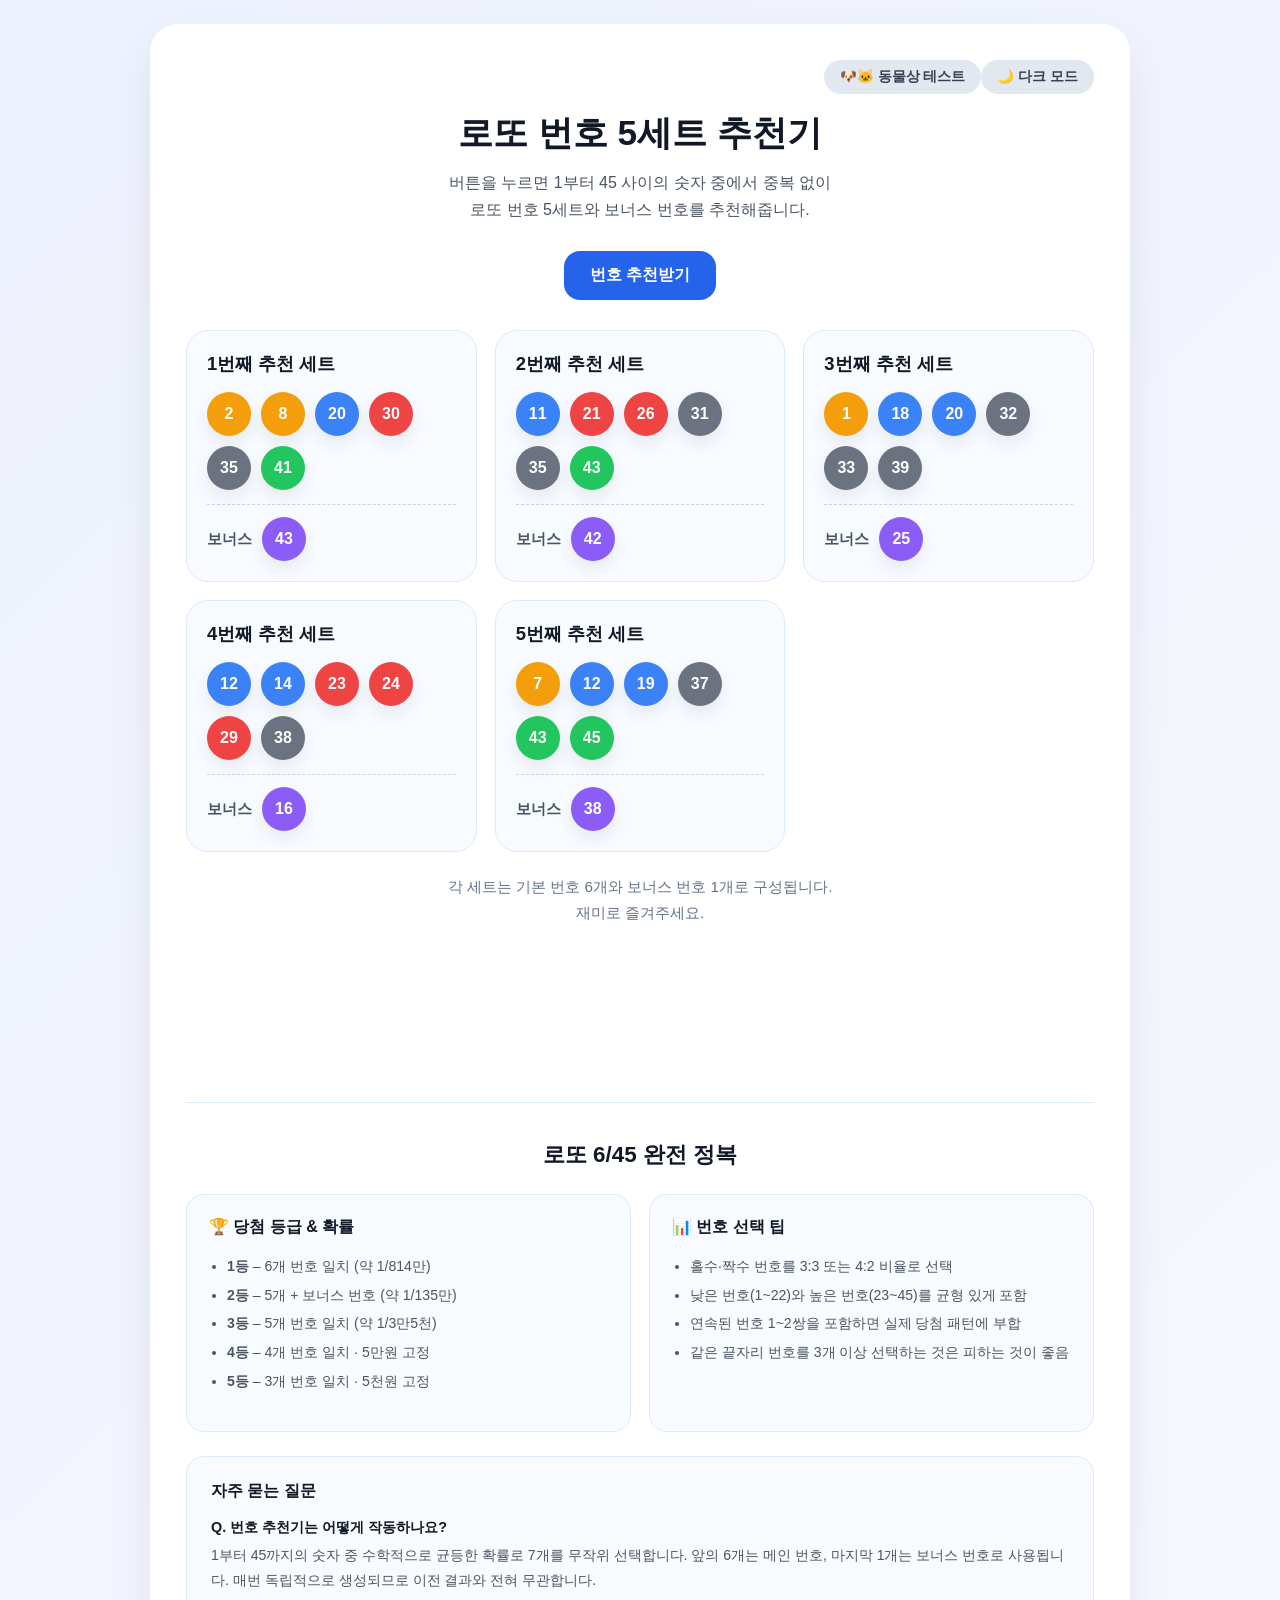
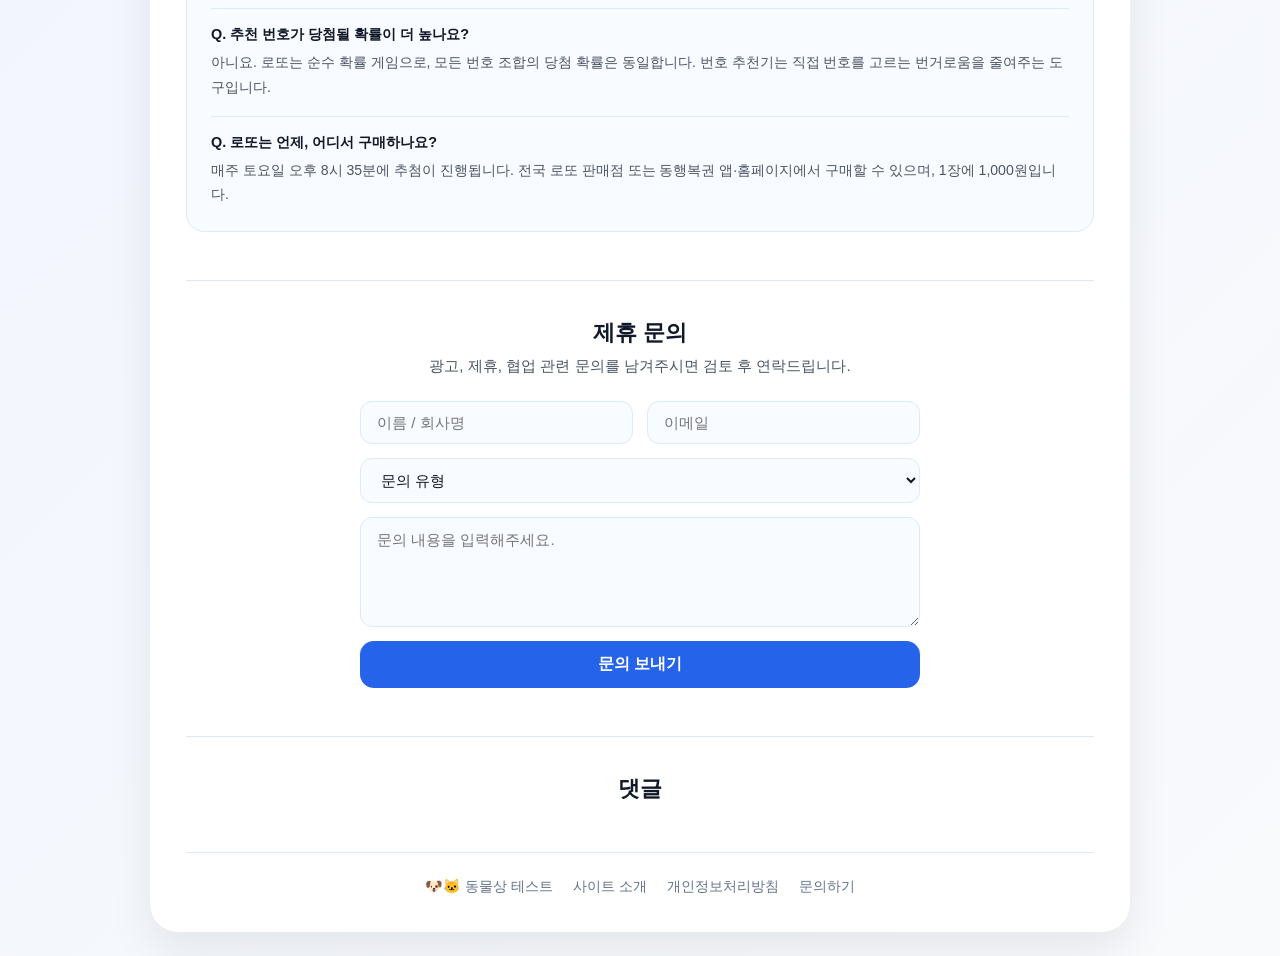
<file: index.html>
<!DOCTYPE html>
<html lang="ko" data-theme="light">
<head>
  <meta charset="UTF-8" />
  <meta name="viewport" content="width=device-width, initial-scale=1.0" />
  <meta name="google-adsense-account" content="ca-pub-1166438034048593">
  <meta name="description" content="로또 번호 5세트를 무료로 추천받으세요. 1~45 사이의 번호를 완전 랜덤으로 생성하는 로또 번호 자동 생성기입니다.">
  <meta property="og:title" content="로또 번호 추천기 - 무료 5세트 자동 생성">
  <meta property="og:description" content="버튼 하나로 로또 번호 5세트와 보너스 번호를 무료로 추천받으세요.">
  <meta property="og:type" content="website">
  <title>로또 번호 추천기 - 무료 5세트 자동 생성 | ProjectYoon</title>
  <script async src="https://pagead2.googlesyndication.com/pagead/js/adsbygoogle.js?client=ca-pub-1166438034048593" crossorigin="anonymous"></script>
  <style>
    * { box-sizing: border-box; }

    :root {
      --bg: linear-gradient(135deg, #eef2ff, #f8fafc);
      --container-bg: #ffffff;
      --text: #111827;
      --subtext: #4b5563;
      --ticket-bg: #f8fbff;
      --ticket-border: #dbeafe;
      --bonus-border: #cbd5e1;
      --bonus-label: #475569;
      --info-color: #64748b;
      --shadow: 0 18px 45px rgba(0, 0, 0, 0.08);
      --toggle-bg: #e2e8f0;
      --toggle-text: #374151;
    }

    [data-theme="dark"] {
      --bg: linear-gradient(135deg, #0f172a, #1e293b);
      --container-bg: #1e293b;
      --text: #f1f5f9;
      --subtext: #94a3b8;
      --ticket-bg: #0f172a;
      --ticket-border: #334155;
      --bonus-border: #475569;
      --bonus-label: #94a3b8;
      --info-color: #64748b;
      --shadow: 0 18px 45px rgba(0, 0, 0, 0.4);
      --toggle-bg: #334155;
      --toggle-text: #f1f5f9;
    }

    body {
      margin: 0;
      font-family: "Segoe UI", Arial, sans-serif;
      background: var(--bg);
      color: var(--text);
      min-height: 100vh;
      display: flex;
      align-items: center;
      justify-content: center;
      padding: 24px;
      transition: background 0.3s ease, color 0.3s ease;
    }

    .container {
      width: 100%;
      max-width: 980px;
      background: var(--container-bg);
      border-radius: 28px;
      box-shadow: var(--shadow);
      padding: 36px;
      transition: background 0.3s ease, box-shadow 0.3s ease;
    }

    .top-bar {
      display: flex;
      justify-content: flex-end;
      margin-bottom: 16px;
    }

    .theme-toggle {
      background: var(--toggle-bg);
      color: var(--toggle-text);
      border: none;
      border-radius: 20px;
      padding: 8px 16px;
      font-size: 0.85rem;
      font-weight: 600;
      cursor: pointer;
      transition: background 0.2s ease, color 0.2s ease, transform 0.15s ease;
    }

    .theme-toggle:hover {
      transform: translateY(-1px);
      opacity: 0.9;
    }

    .header {
      text-align: center;
      margin-bottom: 28px;
    }

    .header h1 {
      margin: 0 0 12px;
      font-size: 2.2rem;
    }

    .header p {
      margin: 0;
      color: var(--subtext);
      line-height: 1.7;
    }

    .actions {
      display: flex;
      justify-content: center;
      margin-bottom: 30px;
    }

    button {
      border: none;
      border-radius: 16px;
      padding: 14px 26px;
      font-size: 1rem;
      font-weight: 700;
      background: #2563eb;
      color: white;
      cursor: pointer;
      transition: transform 0.15s ease, opacity 0.15s ease;
    }

    button:hover {
      transform: translateY(-2px);
      opacity: 0.95;
    }

    .result-grid {
      display: grid;
      grid-template-columns: repeat(auto-fit, minmax(280px, 1fr));
      gap: 18px;
    }

    .ticket {
      background: var(--ticket-bg);
      border: 1px solid var(--ticket-border);
      border-radius: 22px;
      padding: 20px;
      transition: background 0.3s ease, border-color 0.3s ease;
    }

    .ticket h2 {
      margin: 0 0 16px;
      font-size: 1.15rem;
    }

    .numbers {
      display: flex;
      flex-wrap: wrap;
      gap: 10px;
      margin-bottom: 14px;
    }

    .ball {
      width: 44px;
      height: 44px;
      border-radius: 50%;
      display: flex;
      align-items: center;
      justify-content: center;
      font-weight: 700;
      color: white;
      box-shadow: 0 8px 18px rgba(0, 0, 0, 0.08);
    }

    .bonus-wrap {
      display: flex;
      align-items: center;
      gap: 10px;
      margin-top: 6px;
      padding-top: 12px;
      border-top: 1px dashed var(--bonus-border);
    }

    .bonus-label {
      font-size: 0.95rem;
      font-weight: 700;
      color: var(--bonus-label);
    }

    .info {
      text-align: center;
      color: var(--info-color);
      margin-top: 22px;
      line-height: 1.7;
      font-size: 0.95rem;
    }

    .yellow { background: #f59e0b; }
    .blue { background: #3b82f6; }
    .red { background: #ef4444; }
    .gray { background: #6b7280; }
    .green { background: #22c55e; }
    .purple { background: #8b5cf6; }

    .contact-section {
      margin-top: 48px;
      border-top: 1px solid var(--ticket-border);
      padding-top: 36px;
    }

    .contact-section h2 {
      text-align: center;
      font-size: 1.4rem;
      margin: 0 0 8px;
    }

    .contact-section p {
      text-align: center;
      color: var(--subtext);
      margin: 0 0 24px;
      font-size: 0.95rem;
    }

    .contact-form {
      display: flex;
      flex-direction: column;
      gap: 14px;
      max-width: 560px;
      margin: 0 auto;
    }

    .form-row {
      display: grid;
      grid-template-columns: 1fr 1fr;
      gap: 14px;
    }

    .contact-form input,
    .contact-form select,
    .contact-form textarea {
      width: 100%;
      padding: 12px 16px;
      border: 1px solid var(--ticket-border);
      border-radius: 12px;
      background: var(--ticket-bg);
      color: var(--text);
      font-size: 0.95rem;
      font-family: inherit;
      transition: border-color 0.2s ease, background 0.3s ease;
      outline: none;
    }

    .contact-form input:focus,
    .contact-form select:focus,
    .contact-form textarea:focus {
      border-color: #2563eb;
    }

    .contact-form textarea {
      resize: vertical;
      min-height: 110px;
    }

    .submit-btn {
      background: #2563eb;
      color: white;
      border: none;
      border-radius: 14px;
      padding: 13px;
      font-size: 1rem;
      font-weight: 700;
      cursor: pointer;
      transition: transform 0.15s ease, opacity 0.15s ease;
    }

    .submit-btn:hover {
      transform: translateY(-2px);
      opacity: 0.92;
    }

    .form-success {
      display: none;
      text-align: center;
      color: #22c55e;
      font-weight: 700;
      font-size: 1rem;
      padding: 16px;
    }

    .disqus-section {
      margin-top: 48px;
      border-top: 1px solid var(--ticket-border);
      padding-top: 36px;
    }

    .disqus-section h2 {
      text-align: center;
      font-size: 1.4rem;
      margin: 0 0 24px;
    }

    .ad-wrap {
      margin: 28px 0;
      text-align: center;
      min-height: 100px;
    }

    .content-section {
      margin-top: 48px;
      border-top: 1px solid var(--ticket-border);
      padding-top: 36px;
    }

    .section-title {
      font-size: 1.4rem;
      font-weight: 800;
      margin: 0 0 24px;
      text-align: center;
    }

    .info-grid {
      display: grid;
      grid-template-columns: 1fr 1fr;
      gap: 18px;
      margin-bottom: 24px;
    }

    .info-card {
      background: var(--ticket-bg);
      border: 1px solid var(--ticket-border);
      border-radius: 18px;
      padding: 22px;
    }

    .info-card h3 {
      font-size: 1rem;
      font-weight: 700;
      margin: 0 0 12px;
    }

    .info-card ul { padding-left: 18px; }

    .info-card li {
      font-size: 0.88rem;
      color: var(--subtext);
      line-height: 1.75;
      margin-bottom: 4px;
    }

    .info-card p {
      font-size: 0.88rem;
      color: var(--subtext);
      line-height: 1.75;
      margin: 0;
    }

    .faq-list {
      background: var(--ticket-bg);
      border: 1px solid var(--ticket-border);
      border-radius: 18px;
      padding: 24px;
    }

    .faq-list h3 {
      font-size: 1rem;
      font-weight: 700;
      margin: 0 0 16px;
    }

    .faq-item {
      margin-bottom: 16px;
      padding-bottom: 16px;
      border-bottom: 1px solid var(--ticket-border);
    }

    .faq-item:last-child {
      margin-bottom: 0;
      padding-bottom: 0;
      border-bottom: none;
    }

    .faq-item strong {
      display: block;
      font-size: 0.9rem;
      margin-bottom: 6px;
    }

    .faq-item p {
      font-size: 0.88rem;
      color: var(--subtext);
      line-height: 1.75;
      margin: 0;
    }

    .site-footer {
      margin-top: 48px;
      padding-top: 24px;
      border-top: 1px solid var(--ticket-border);
      display: flex;
      justify-content: center;
      flex-wrap: wrap;
      gap: 20px;
    }

    .site-footer a {
      color: var(--info-color);
      text-decoration: none;
      font-size: 0.88rem;
      transition: color 0.2s;
    }

    .site-footer a:hover { color: #2563eb; }

    @media (max-width: 640px) {
      .container {
        padding: 24px;
      }

      .header h1 {
        font-size: 1.8rem;
      }

      .ball {
        width: 40px;
        height: 40px;
      }

      .form-row {
        grid-template-columns: 1fr;
      }

      .info-grid {
        grid-template-columns: 1fr;
      }
    }
  </style>
</head>
<body>
  <div class="container">
    <div class="top-bar">
      <a href="animal.html" style="text-decoration:none;">
        <button class="theme-toggle">🐶🐱 동물상 테스트</button>
      </a>
      <button class="theme-toggle" id="themeBtn" onclick="toggleTheme()">🌙 다크 모드</button>
    </div>

    <div class="header">
      <h1>로또 번호 5세트 추천기</h1>
      <p>
        버튼을 누르면 1부터 45 사이의 숫자 중에서 중복 없이<br />
        로또 번호 5세트와 보너스 번호를 추천해줍니다.
      </p>
    </div>

    <div class="actions">
      <button onclick="generateLottoSets()">번호 추천받기</button>
    </div>

    <div id="result" class="result-grid"></div>

    <div class="info">
      각 세트는 기본 번호 6개와 보너스 번호 1개로 구성됩니다.<br />
      재미로 즐겨주세요.
    </div>

    <!-- 광고 단위: AdSense 대시보드에서 광고 단위 생성 후 data-ad-slot 값을 입력하세요 -->
    <div class="ad-wrap">
      <ins class="adsbygoogle"
           style="display:block"
           data-ad-client="ca-pub-1166438034048593"
           data-ad-slot="8358790211"
           data-ad-format="auto"
           data-full-width-responsive="true"></ins>
      <script>(adsbygoogle = window.adsbygoogle || []).push({});</script>
    </div>

    <section class="content-section">
      <h2 class="section-title">로또 6/45 완전 정복</h2>
      <div class="info-grid">
        <div class="info-card">
          <h3>🏆 당첨 등급 &amp; 확률</h3>
          <ul>
            <li><strong>1등</strong> – 6개 번호 일치 (약 1/814만)</li>
            <li><strong>2등</strong> – 5개 + 보너스 번호 (약 1/135만)</li>
            <li><strong>3등</strong> – 5개 번호 일치 (약 1/3만5천)</li>
            <li><strong>4등</strong> – 4개 번호 일치 · 5만원 고정</li>
            <li><strong>5등</strong> – 3개 번호 일치 · 5천원 고정</li>
          </ul>
        </div>
        <div class="info-card">
          <h3>📊 번호 선택 팁</h3>
          <ul>
            <li>홀수·짝수 번호를 3:3 또는 4:2 비율로 선택</li>
            <li>낮은 번호(1~22)와 높은 번호(23~45)를 균형 있게 포함</li>
            <li>연속된 번호 1~2쌍을 포함하면 실제 당첨 패턴에 부합</li>
            <li>같은 끝자리 번호를 3개 이상 선택하는 것은 피하는 것이 좋음</li>
          </ul>
        </div>
      </div>
      <div class="faq-list">
        <h3>자주 묻는 질문</h3>
        <div class="faq-item">
          <strong>Q. 번호 추천기는 어떻게 작동하나요?</strong>
          <p>1부터 45까지의 숫자 중 수학적으로 균등한 확률로 7개를 무작위 선택합니다. 앞의 6개는 메인 번호, 마지막 1개는 보너스 번호로 사용됩니다. 매번 독립적으로 생성되므로 이전 결과와 전혀 무관합니다.</p>
        </div>
        <div class="faq-item">
          <strong>Q. 추천 번호가 당첨될 확률이 더 높나요?</strong>
          <p>아니요. 로또는 순수 확률 게임으로, 모든 번호 조합의 당첨 확률은 동일합니다. 번호 추천기는 직접 번호를 고르는 번거로움을 줄여주는 도구입니다.</p>
        </div>
        <div class="faq-item">
          <strong>Q. 로또는 언제, 어디서 구매하나요?</strong>
          <p>매주 토요일 오후 8시 35분에 추첨이 진행됩니다. 전국 로또 판매점 또는 동행복권 앱·홈페이지에서 구매할 수 있으며, 1장에 1,000원입니다.</p>
        </div>
      </div>
    </section>

    <div class="contact-section">
      <h2>제휴 문의</h2>
      <p>광고, 제휴, 협업 관련 문의를 남겨주시면 검토 후 연락드립니다.</p>
      <form class="contact-form" id="contactForm" action="https://formspree.io/f/xnjlvpqn" method="POST">
        <div class="form-row">
          <input type="text" name="name" placeholder="이름 / 회사명" required />
          <input type="email" name="email" placeholder="이메일" required />
        </div>
        <select name="type" required>
          <option value="" disabled selected>문의 유형</option>
          <option value="광고">광고</option>
          <option value="제휴">제휴</option>
          <option value="협업">협업</option>
          <option value="기타">기타</option>
        </select>
        <textarea name="message" placeholder="문의 내용을 입력해주세요." required></textarea>
        <button type="submit" class="submit-btn">문의 보내기</button>
      </form>
      <div class="form-success" id="formSuccess">문의가 접수되었습니다. 감사합니다!</div>
    </div>

    <div class="disqus-section">
      <h2>댓글</h2>
      <div id="disqus_thread"></div>
    </div>

    <footer class="site-footer">
      <a href="animal.html">🐶🐱 동물상 테스트</a>
      <a href="about.html">사이트 소개</a>
      <a href="privacy.html">개인정보처리방침</a>
      <a href="mailto:yuneunmi814@gmail.com">문의하기</a>
    </footer>
  </div>

  <script>
    function getBallColor(num) {
      if (num <= 10) return 'yellow';
      if (num <= 20) return 'blue';
      if (num <= 30) return 'red';
      if (num <= 40) return 'gray';
      return 'green';
    }

    function generateSingleSet() {
      const numbers = [];

      while (numbers.length < 7) {
        const randomNum = Math.floor(Math.random() * 45) + 1;
        if (!numbers.includes(randomNum)) {
          numbers.push(randomNum);
        }
      }

      const mainNumbers = numbers.slice(0, 6).sort((a, b) => a - b);
      const bonusNumber = numbers[6];

      return { mainNumbers, bonusNumber };
    }

    function generateLottoSets() {
      const result = document.getElementById('result');
      let html = '';

      for (let i = 1; i <= 5; i++) {
        const { mainNumbers, bonusNumber } = generateSingleSet();

        html += `
          <div class="ticket">
            <h2>${i}번째 추천 세트</h2>
            <div class="numbers">
              ${mainNumbers
                .map(num => `<div class="ball ${getBallColor(num)}">${num}</div>`)
                .join('')}
            </div>
            <div class="bonus-wrap">
              <span class="bonus-label">보너스</span>
              <div class="ball purple">${bonusNumber}</div>
            </div>
          </div>
        `;
      }

      result.innerHTML = html;
    }

    window.onload = generateLottoSets;

    document.getElementById('contactForm').addEventListener('submit', async function(e) {
      e.preventDefault();
      const form = e.target;
      const data = new FormData(form);
      const res = await fetch(form.action, { method: 'POST', body: data, headers: { Accept: 'application/json' } });
      if (res.ok) {
        form.style.display = 'none';
        document.getElementById('formSuccess').style.display = 'block';
      }
    });

    function toggleTheme() {
      const html = document.documentElement;
      const btn = document.getElementById('themeBtn');
      if (html.getAttribute('data-theme') === 'light') {
        html.setAttribute('data-theme', 'dark');
        btn.textContent = '☀️ 화이트 모드';
      } else {
        html.setAttribute('data-theme', 'light');
        btn.textContent = '🌙 다크 모드';
      }
    }
  </script>
  <script>
    var disqus_config = function () {
      this.page.url = 'https://yuneunmi814-cmyk.github.io/amyproject1/';
      this.page.identifier = 'amyproject1-main';
    };
    (function() {
      var d = document, s = d.createElement('script');
      s.src = 'https://amyproject1.disqus.com/embed.js';
      s.setAttribute('data-timestamp', +new Date());
      (d.head || d.body).appendChild(s);
    })();
  </script>
  <noscript>Please enable JavaScript to view the <a href="https://disqus.com/?ref_noscript">comments powered by Disqus.</a></noscript>
</body>
</html>
</file>
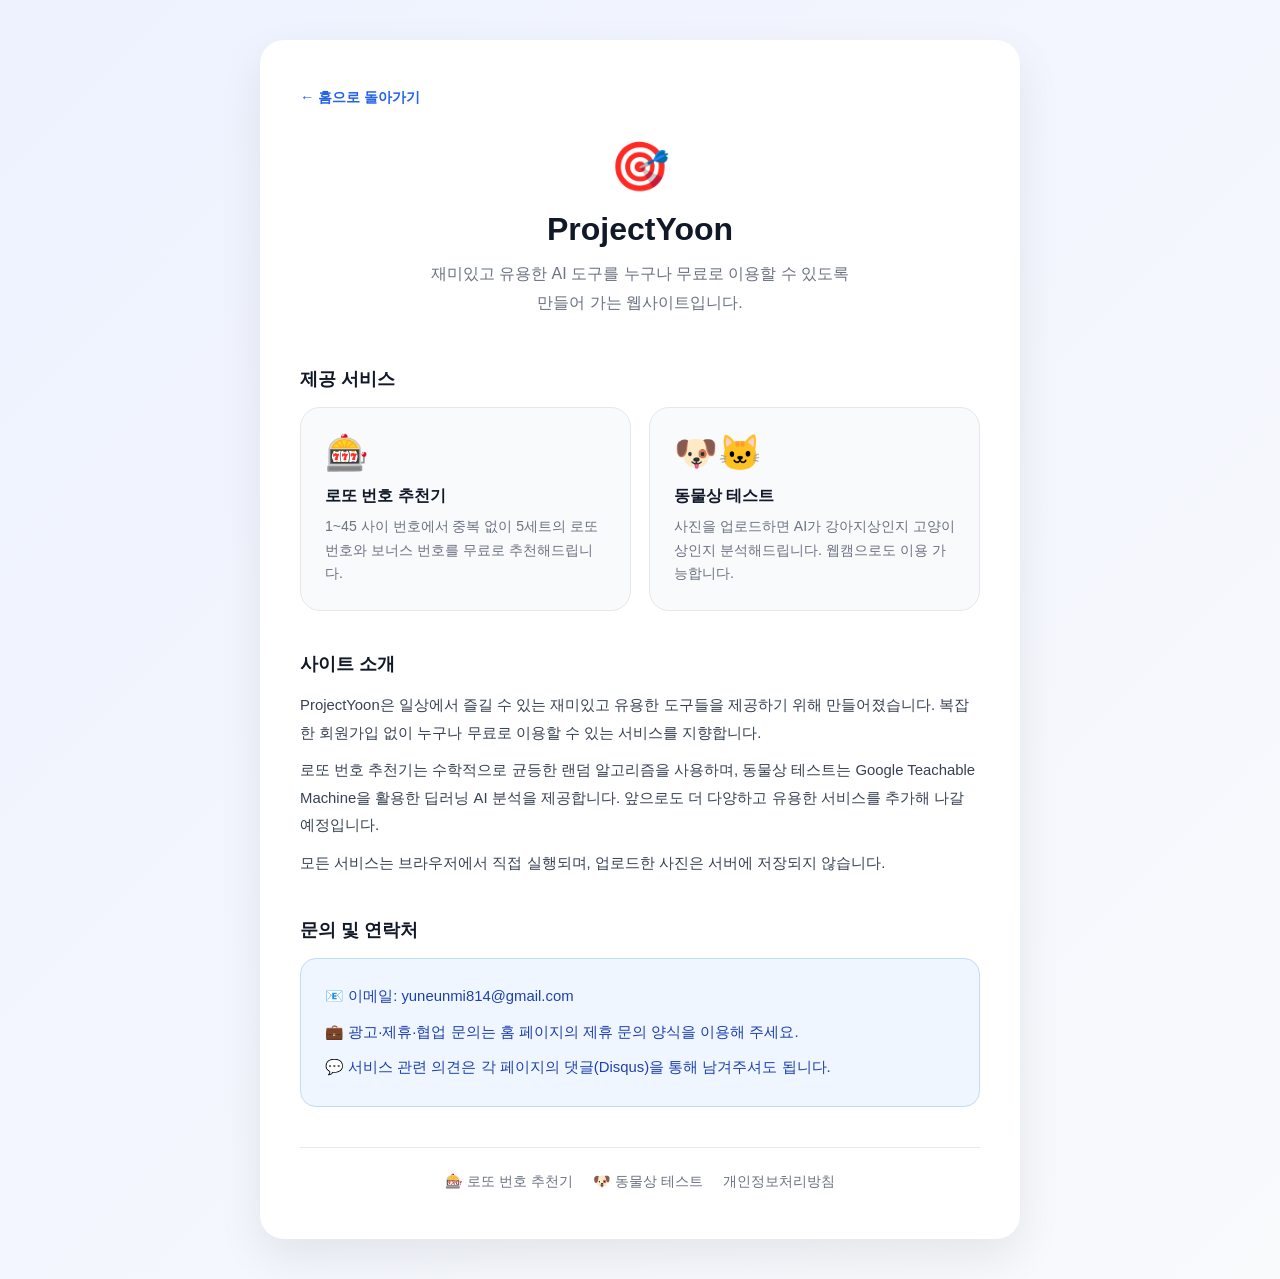
<file: about.html>
<!DOCTYPE html>
<html lang="ko">
<head>
  <meta charset="UTF-8" />
  <meta name="viewport" content="width=device-width, initial-scale=1.0" />
  <meta name="google-adsense-account" content="ca-pub-1166438034048593">
  <meta name="description" content="ProjectYoon - 재미있고 유용한 AI 도구를 무료로 제공하는 웹사이트입니다. 로또 번호 추천기, 동물상 테스트를 즐겨보세요.">
  <title>사이트 소개 - ProjectYoon</title>
  <script async src="https://pagead2.googlesyndication.com/pagead/js/adsbygoogle.js?client=ca-pub-1166438034048593" crossorigin="anonymous"></script>
  <style>
    * { box-sizing: border-box; margin: 0; padding: 0; }
    body {
      font-family: "Segoe UI", Arial, sans-serif;
      background: linear-gradient(135deg, #eef2ff, #f8fafc);
      color: #111827;
      min-height: 100vh;
      padding: 40px 24px;
    }
    .container {
      max-width: 760px;
      margin: 0 auto;
      background: #fff;
      border-radius: 24px;
      box-shadow: 0 18px 45px rgba(0,0,0,0.08);
      padding: 48px 40px;
    }
    .back-link {
      display: inline-block;
      margin-bottom: 32px;
      color: #2563eb;
      text-decoration: none;
      font-weight: 600;
      font-size: 0.9rem;
    }
    .back-link:hover { text-decoration: underline; }
    .hero {
      text-align: center;
      margin-bottom: 48px;
    }
    .hero .logo { font-size: 3rem; margin-bottom: 16px; }
    .hero h1 { font-size: 2rem; font-weight: 800; margin-bottom: 12px; }
    .hero p { color: #6b7280; line-height: 1.8; font-size: 1rem; }
    .section { margin-bottom: 40px; }
    .section h2 { font-size: 1.15rem; font-weight: 700; margin-bottom: 16px; color: #111827; }
    .section p { color: #374151; line-height: 1.85; font-size: 0.93rem; margin-bottom: 10px; }
    .tools-grid {
      display: grid;
      grid-template-columns: 1fr 1fr;
      gap: 18px;
      margin-bottom: 8px;
    }
    .tool-card {
      background: #f8fafc;
      border: 1.5px solid #e5e7eb;
      border-radius: 20px;
      padding: 24px;
      text-decoration: none;
      color: inherit;
      transition: border-color 0.2s, transform 0.15s;
      display: block;
    }
    .tool-card:hover { border-color: #2563eb; transform: translateY(-3px); }
    .tool-card .icon { font-size: 2.2rem; margin-bottom: 12px; }
    .tool-card h3 { font-size: 1rem; font-weight: 700; margin-bottom: 8px; }
    .tool-card p { color: #6b7280; font-size: 0.88rem; line-height: 1.7; margin: 0; }
    .contact-box {
      background: #eff6ff;
      border: 1.5px solid #bfdbfe;
      border-radius: 16px;
      padding: 24px;
    }
    .contact-box p { color: #1e40af; font-size: 0.93rem; margin-bottom: 8px; }
    .contact-box p:last-child { margin-bottom: 0; }
    .site-footer {
      margin-top: 40px;
      padding-top: 24px;
      border-top: 1px solid #e5e7eb;
      display: flex;
      justify-content: center;
      flex-wrap: wrap;
      gap: 20px;
    }
    .site-footer a { color: #6b7280; text-decoration: none; font-size: 0.88rem; }
    .site-footer a:hover { color: #2563eb; }
    @media (max-width: 600px) {
      .container { padding: 32px 20px; }
      .tools-grid { grid-template-columns: 1fr; }
      .hero h1 { font-size: 1.6rem; }
    }
  </style>
</head>
<body>
  <div class="container">
    <a href="index.html" class="back-link">← 홈으로 돌아가기</a>

    <div class="hero">
      <div class="logo">🎯</div>
      <h1>ProjectYoon</h1>
      <p>재미있고 유용한 AI 도구를 누구나 무료로 이용할 수 있도록<br>만들어 가는 웹사이트입니다.</p>
    </div>

    <div class="section">
      <h2>제공 서비스</h2>
      <div class="tools-grid">
        <a href="index.html" class="tool-card">
          <div class="icon">🎰</div>
          <h3>로또 번호 추천기</h3>
          <p>1~45 사이 번호에서 중복 없이 5세트의 로또 번호와 보너스 번호를 무료로 추천해드립니다.</p>
        </a>
        <a href="animal.html" class="tool-card">
          <div class="icon">🐶🐱</div>
          <h3>동물상 테스트</h3>
          <p>사진을 업로드하면 AI가 강아지상인지 고양이상인지 분석해드립니다. 웹캠으로도 이용 가능합니다.</p>
        </a>
      </div>
    </div>

    <div class="section">
      <h2>사이트 소개</h2>
      <p>ProjectYoon은 일상에서 즐길 수 있는 재미있고 유용한 도구들을 제공하기 위해 만들어졌습니다. 복잡한 회원가입 없이 누구나 무료로 이용할 수 있는 서비스를 지향합니다.</p>
      <p>로또 번호 추천기는 수학적으로 균등한 랜덤 알고리즘을 사용하며, 동물상 테스트는 Google Teachable Machine을 활용한 딥러닝 AI 분석을 제공합니다. 앞으로도 더 다양하고 유용한 서비스를 추가해 나갈 예정입니다.</p>
      <p>모든 서비스는 브라우저에서 직접 실행되며, 업로드한 사진은 서버에 저장되지 않습니다.</p>
    </div>

    <div class="section">
      <h2>문의 및 연락처</h2>
      <div class="contact-box">
        <p>📧 이메일: yuneunmi814@gmail.com</p>
        <p>💼 광고·제휴·협업 문의는 홈 페이지의 제휴 문의 양식을 이용해 주세요.</p>
        <p>💬 서비스 관련 의견은 각 페이지의 댓글(Disqus)을 통해 남겨주셔도 됩니다.</p>
      </div>
    </div>

    <footer class="site-footer">
      <a href="index.html">🎰 로또 번호 추천기</a>
      <a href="animal.html">🐶 동물상 테스트</a>
      <a href="privacy.html">개인정보처리방침</a>
    </footer>
  </div>
</body>
</html>
</file>
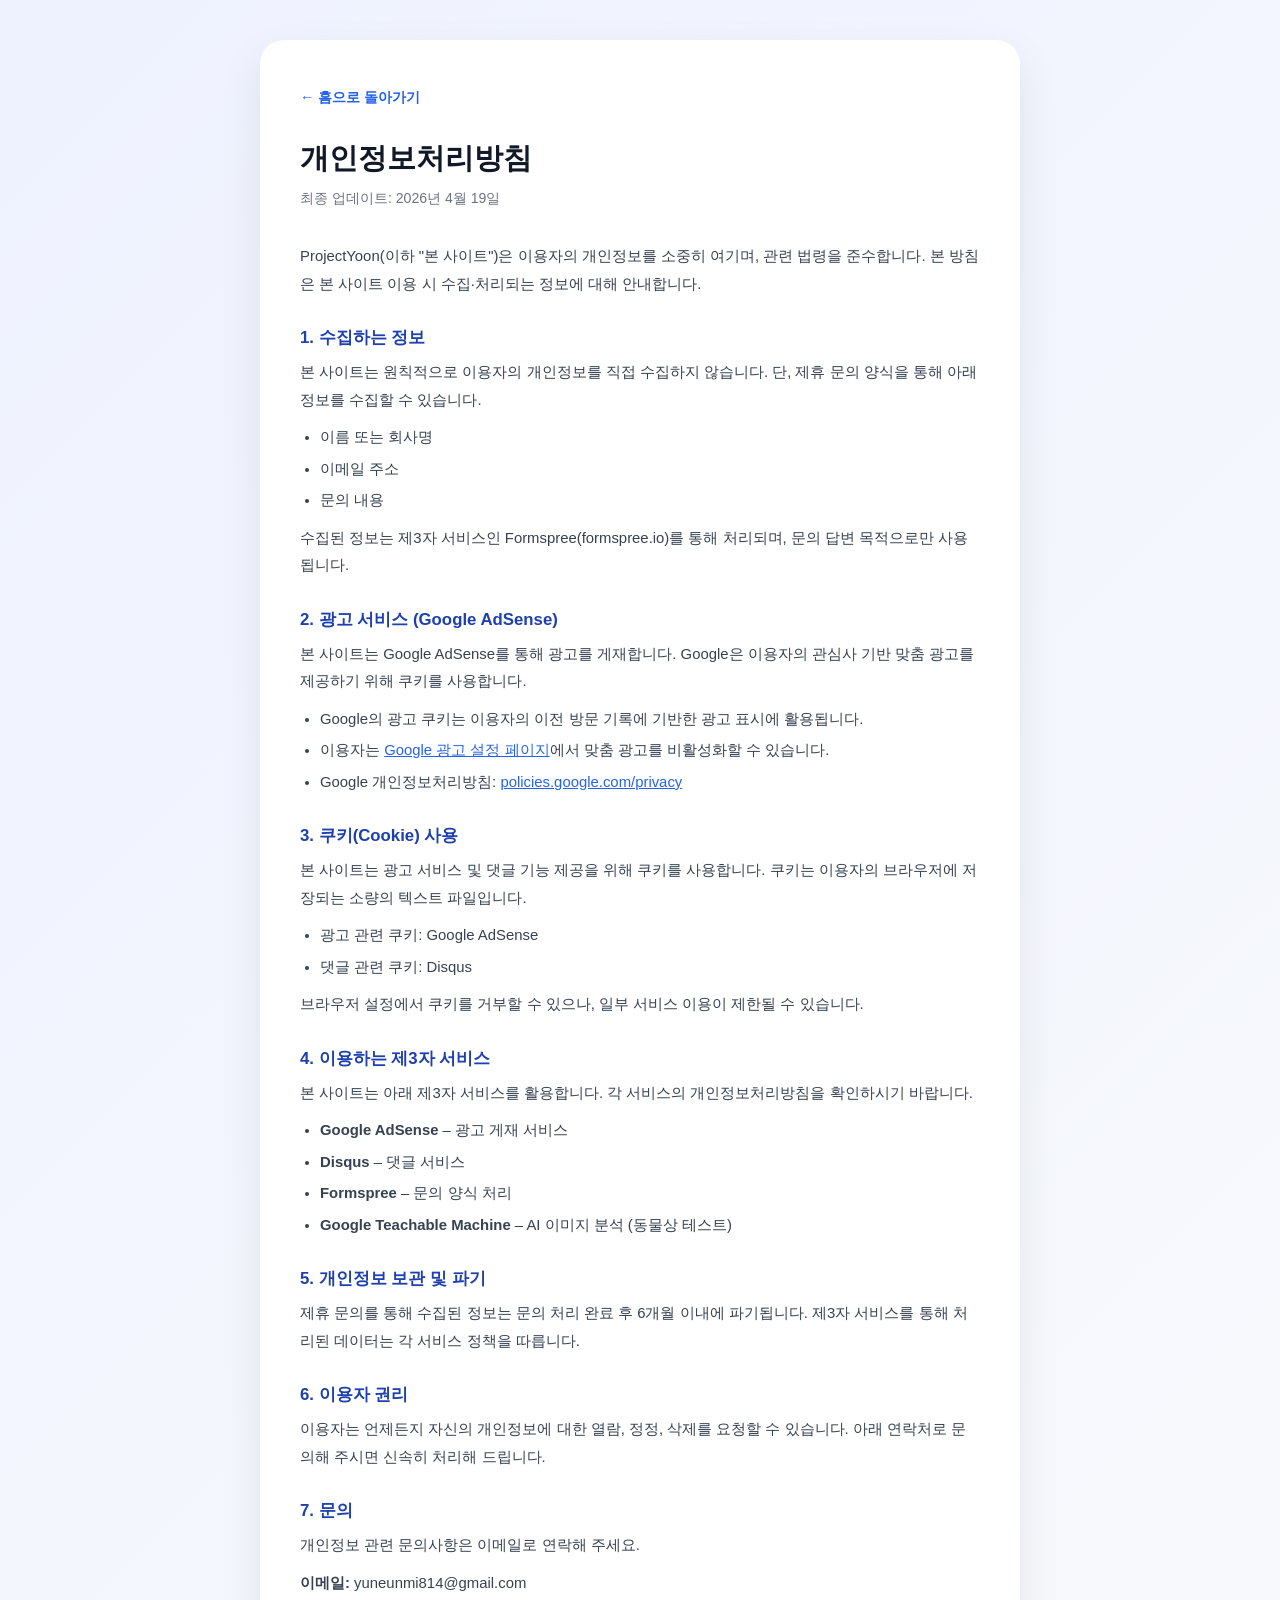
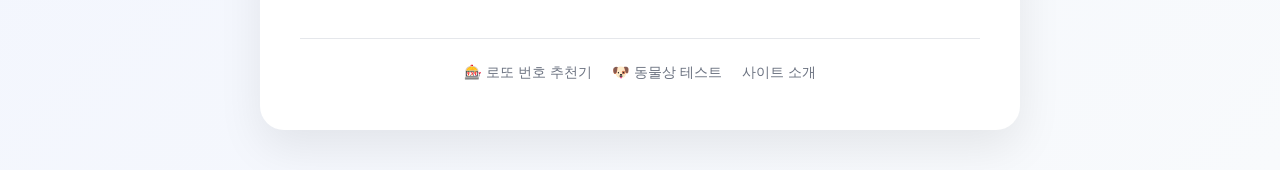
<file: privacy.html>
<!DOCTYPE html>
<html lang="ko">
<head>
  <meta charset="UTF-8" />
  <meta name="viewport" content="width=device-width, initial-scale=1.0" />
  <meta name="google-adsense-account" content="ca-pub-1166438034048593">
  <meta name="description" content="ProjectYoon 개인정보처리방침 - 이용자 정보 보호 정책을 안내합니다.">
  <title>개인정보처리방침 - ProjectYoon</title>
  <script async src="https://pagead2.googlesyndication.com/pagead/js/adsbygoogle.js?client=ca-pub-1166438034048593" crossorigin="anonymous"></script>
  <style>
    * { box-sizing: border-box; margin: 0; padding: 0; }
    body {
      font-family: "Segoe UI", Arial, sans-serif;
      background: linear-gradient(135deg, #eef2ff, #f8fafc);
      color: #111827;
      min-height: 100vh;
      padding: 40px 24px;
    }
    .container {
      max-width: 760px;
      margin: 0 auto;
      background: #fff;
      border-radius: 24px;
      box-shadow: 0 18px 45px rgba(0,0,0,0.08);
      padding: 48px 40px;
    }
    .back-link {
      display: inline-block;
      margin-bottom: 32px;
      color: #2563eb;
      text-decoration: none;
      font-weight: 600;
      font-size: 0.9rem;
    }
    .back-link:hover { text-decoration: underline; }
    h1 { font-size: 1.8rem; font-weight: 800; margin-bottom: 6px; }
    .updated { color: #6b7280; font-size: 0.88rem; margin-bottom: 32px; }
    h2 { font-size: 1.05rem; font-weight: 700; margin: 28px 0 10px; color: #1e40af; }
    p { color: #374151; line-height: 1.85; margin-bottom: 10px; font-size: 0.93rem; }
    ul { padding-left: 20px; margin-bottom: 10px; }
    li { color: #374151; line-height: 1.85; font-size: 0.93rem; margin-bottom: 4px; }
    a { color: #2563eb; }
    .site-footer {
      margin-top: 40px;
      padding-top: 24px;
      border-top: 1px solid #e5e7eb;
      display: flex;
      justify-content: center;
      flex-wrap: wrap;
      gap: 20px;
    }
    .site-footer a { color: #6b7280; text-decoration: none; font-size: 0.88rem; }
    .site-footer a:hover { color: #2563eb; }
    @media (max-width: 600px) {
      .container { padding: 32px 20px; }
      h1 { font-size: 1.4rem; }
    }
  </style>
</head>
<body>
  <div class="container">
    <a href="index.html" class="back-link">← 홈으로 돌아가기</a>
    <h1>개인정보처리방침</h1>
    <p class="updated">최종 업데이트: 2026년 4월 19일</p>

    <p>ProjectYoon(이하 "본 사이트")은 이용자의 개인정보를 소중히 여기며, 관련 법령을 준수합니다. 본 방침은 본 사이트 이용 시 수집·처리되는 정보에 대해 안내합니다.</p>

    <h2>1. 수집하는 정보</h2>
    <p>본 사이트는 원칙적으로 이용자의 개인정보를 직접 수집하지 않습니다. 단, 제휴 문의 양식을 통해 아래 정보를 수집할 수 있습니다.</p>
    <ul>
      <li>이름 또는 회사명</li>
      <li>이메일 주소</li>
      <li>문의 내용</li>
    </ul>
    <p>수집된 정보는 제3자 서비스인 Formspree(formspree.io)를 통해 처리되며, 문의 답변 목적으로만 사용됩니다.</p>

    <h2>2. 광고 서비스 (Google AdSense)</h2>
    <p>본 사이트는 Google AdSense를 통해 광고를 게재합니다. Google은 이용자의 관심사 기반 맞춤 광고를 제공하기 위해 쿠키를 사용합니다.</p>
    <ul>
      <li>Google의 광고 쿠키는 이용자의 이전 방문 기록에 기반한 광고 표시에 활용됩니다.</li>
      <li>이용자는 <a href="https://www.google.com/settings/ads" target="_blank" rel="noopener">Google 광고 설정 페이지</a>에서 맞춤 광고를 비활성화할 수 있습니다.</li>
      <li>Google 개인정보처리방침: <a href="https://policies.google.com/privacy" target="_blank" rel="noopener">policies.google.com/privacy</a></li>
    </ul>

    <h2>3. 쿠키(Cookie) 사용</h2>
    <p>본 사이트는 광고 서비스 및 댓글 기능 제공을 위해 쿠키를 사용합니다. 쿠키는 이용자의 브라우저에 저장되는 소량의 텍스트 파일입니다.</p>
    <ul>
      <li>광고 관련 쿠키: Google AdSense</li>
      <li>댓글 관련 쿠키: Disqus</li>
    </ul>
    <p>브라우저 설정에서 쿠키를 거부할 수 있으나, 일부 서비스 이용이 제한될 수 있습니다.</p>

    <h2>4. 이용하는 제3자 서비스</h2>
    <p>본 사이트는 아래 제3자 서비스를 활용합니다. 각 서비스의 개인정보처리방침을 확인하시기 바랍니다.</p>
    <ul>
      <li><strong>Google AdSense</strong> – 광고 게재 서비스</li>
      <li><strong>Disqus</strong> – 댓글 서비스</li>
      <li><strong>Formspree</strong> – 문의 양식 처리</li>
      <li><strong>Google Teachable Machine</strong> – AI 이미지 분석 (동물상 테스트)</li>
    </ul>

    <h2>5. 개인정보 보관 및 파기</h2>
    <p>제휴 문의를 통해 수집된 정보는 문의 처리 완료 후 6개월 이내에 파기됩니다. 제3자 서비스를 통해 처리된 데이터는 각 서비스 정책을 따릅니다.</p>

    <h2>6. 이용자 권리</h2>
    <p>이용자는 언제든지 자신의 개인정보에 대한 열람, 정정, 삭제를 요청할 수 있습니다. 아래 연락처로 문의해 주시면 신속히 처리해 드립니다.</p>

    <h2>7. 문의</h2>
    <p>개인정보 관련 문의사항은 이메일로 연락해 주세요.</p>
    <p><strong>이메일:</strong> yuneunmi814@gmail.com</p>

    <footer class="site-footer">
      <a href="index.html">🎰 로또 번호 추천기</a>
      <a href="animal.html">🐶 동물상 테스트</a>
      <a href="about.html">사이트 소개</a>
    </footer>
  </div>
</body>
</html>
</file>
